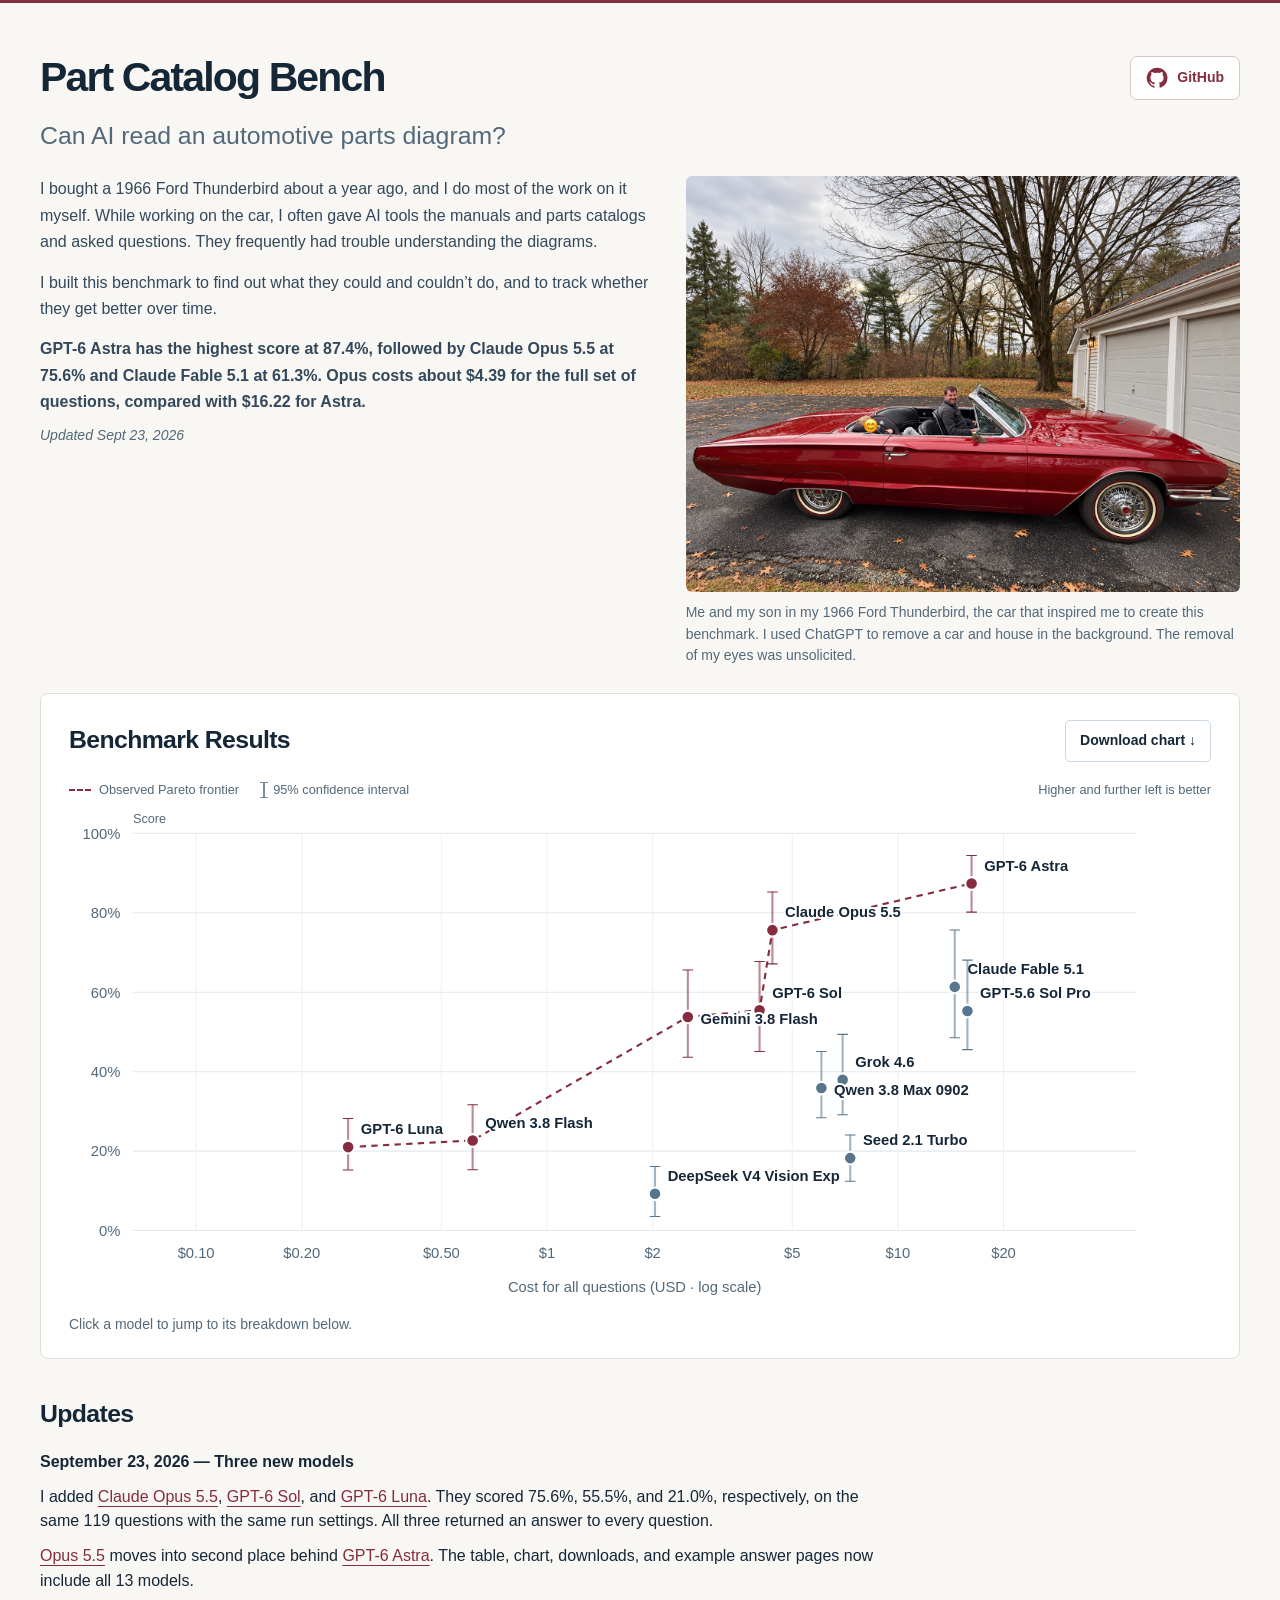
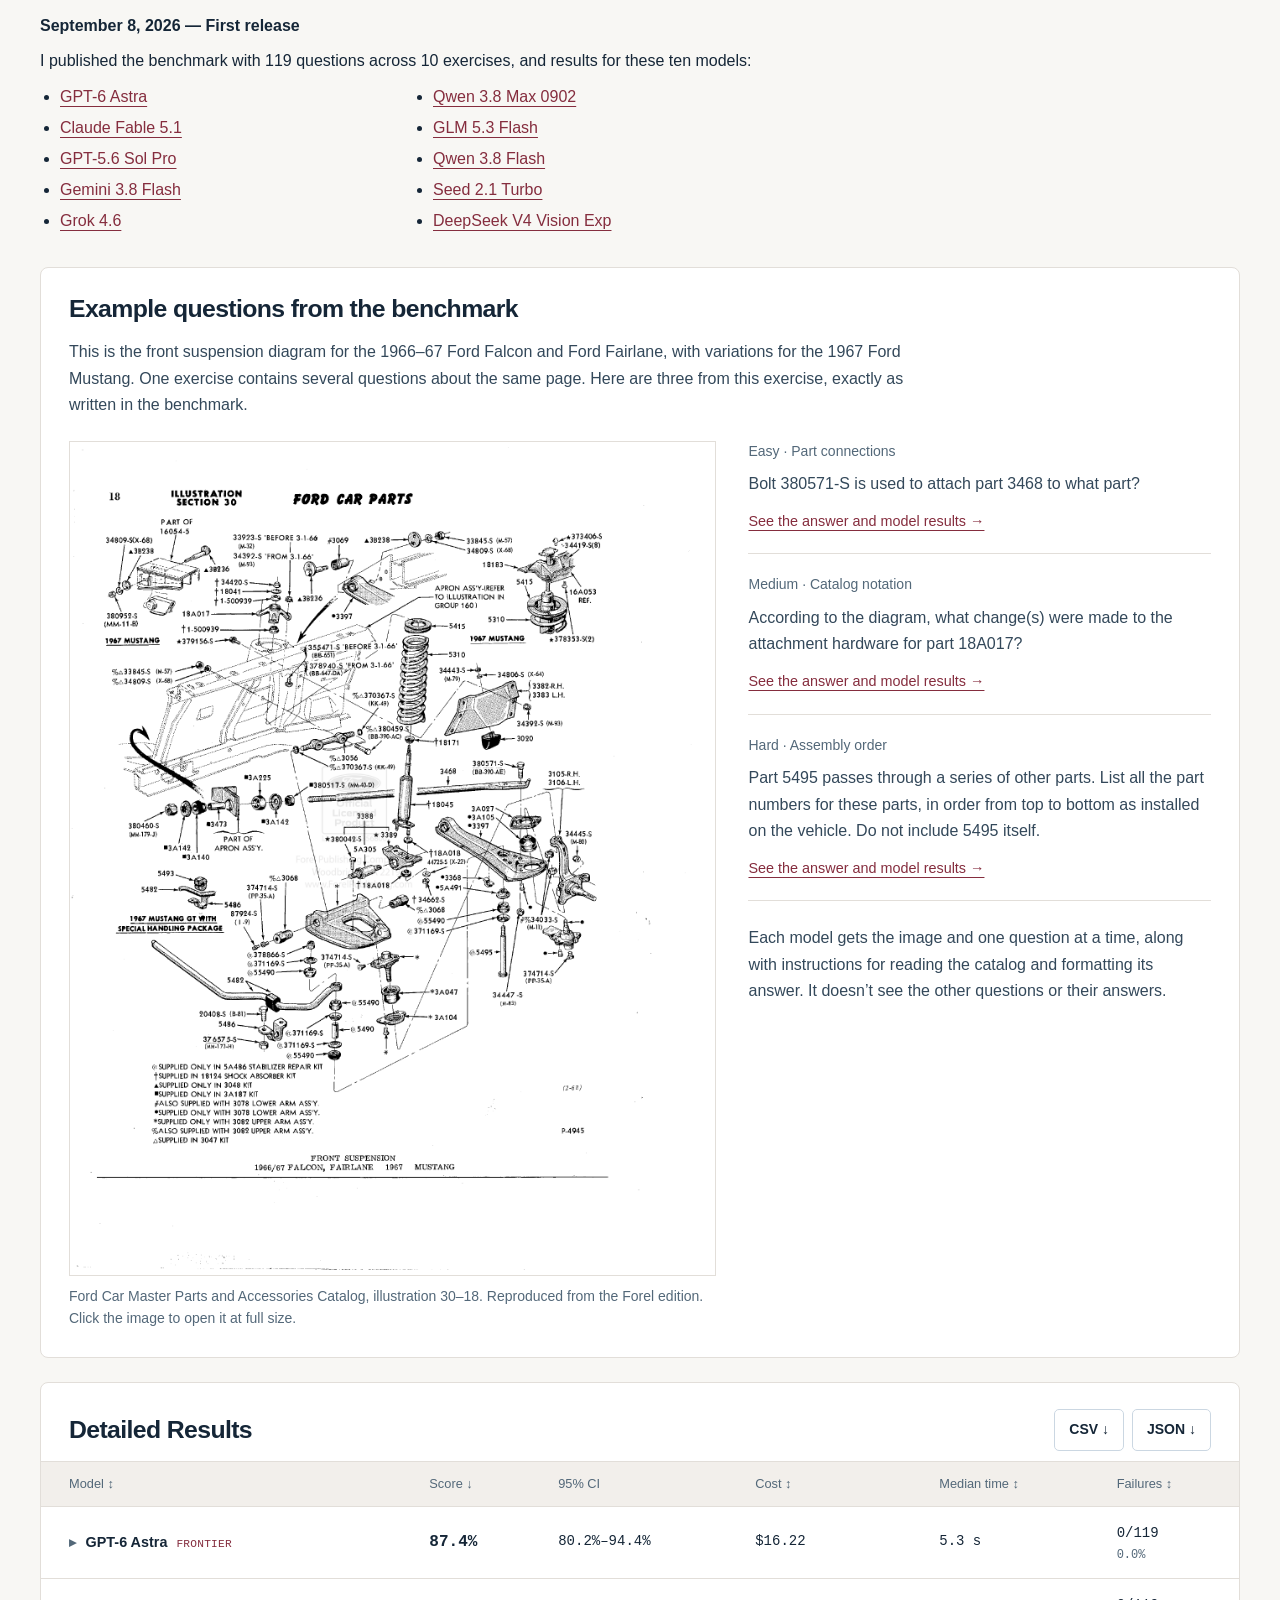
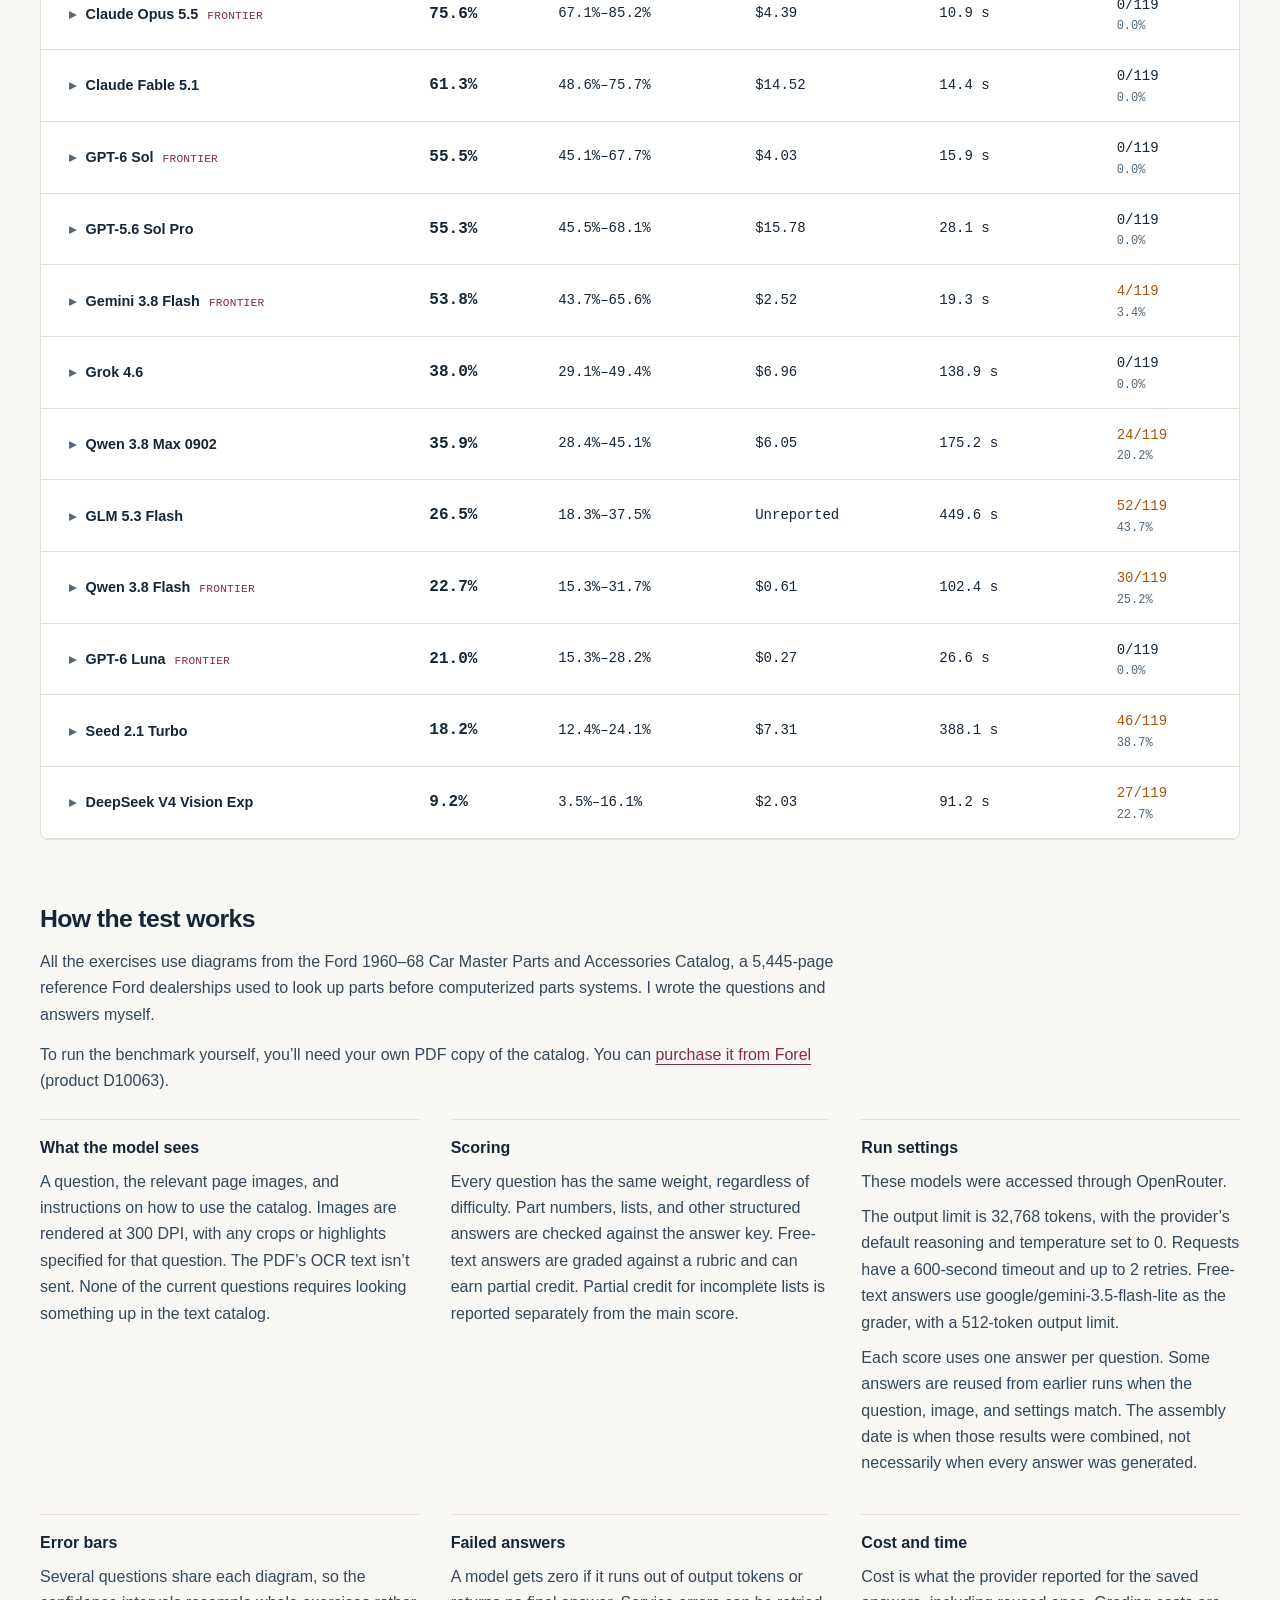
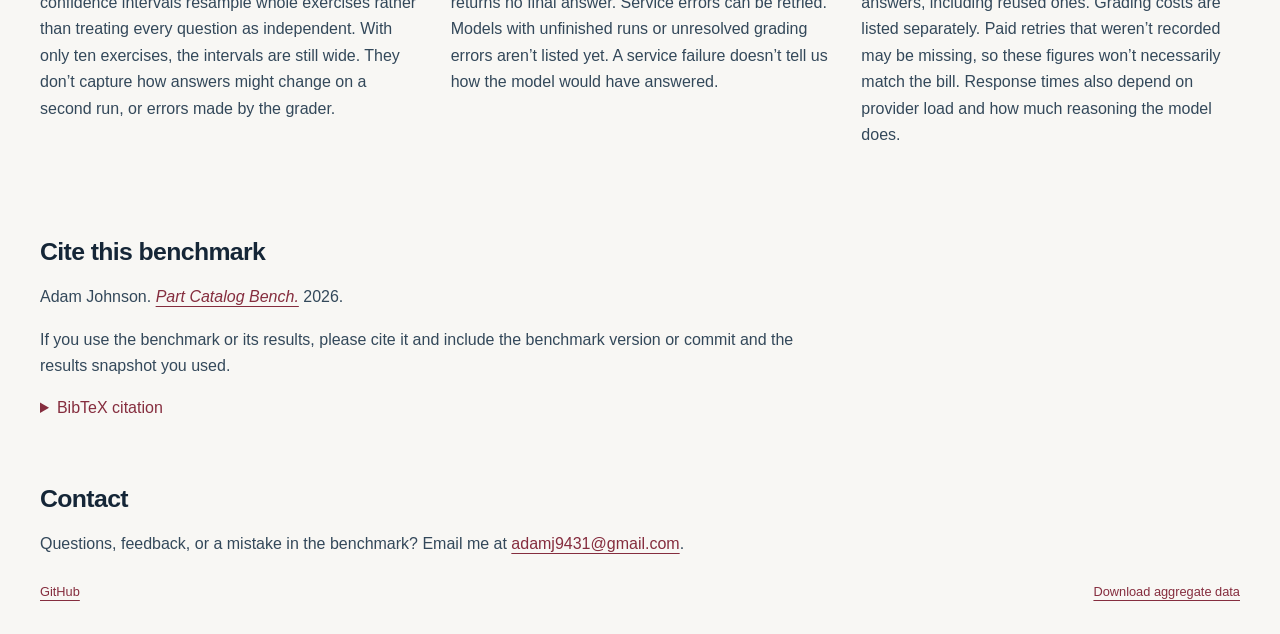
<file: site/index.html>
<!doctype html>
<html lang="en">
<head>
  <meta charset="utf-8">
  <meta name="viewport" content="width=device-width, initial-scale=1">
  <meta name="description" content="Part Catalog Bench measures how AI models interpret automotive parts illustrations. Compare accuracy, cost, reliability, and reasoning skills.">
  <meta name="color-scheme" content="light">
  <title>Part Catalog Bench — Results</title>
  <meta property="og:type" content="website">
  <meta property="og:site_name" content="Part Catalog Bench">
  <meta property="og:title" content="Part Catalog Bench — AI diagram understanding">
  <meta property="og:description" content="How well can AI read automotive parts diagrams? Compare benchmark scores and costs.">
  <meta property="og:url" content="https://partcatalogbench.adamjohnson.site/">
  <meta property="og:image" content="https://partcatalogbench.adamjohnson.site/data/pareto-preview.png">
  <meta property="og:image:type" content="image/png">
  <meta property="og:image:width" content="1200">
  <meta property="og:image:height" content="630">
  <meta property="og:image:alt" content="Pareto chart comparing model scores and evaluation costs on Part Catalog Bench, with 95% confidence intervals.">
  <meta name="twitter:card" content="summary_large_image">
  <meta name="twitter:title" content="Part Catalog Bench — AI diagram understanding">
  <meta name="twitter:description" content="Compare AI performance on automotive parts diagrams.">
  <meta name="twitter:image" content="https://partcatalogbench.adamjohnson.site/data/pareto-preview.png">
  <meta name="twitter:image:alt" content="Pareto chart comparing benchmark scores and costs, with 95% confidence intervals.">
  <link rel="stylesheet" href="styles.css?v=20260923-4">
  <link rel="icon" type="image/svg+xml" href="assets/favicon.svg">
  <meta name="theme-color" content="#852d3e">
  <script src="app.js?v=20260923-3" defer></script>
</head>
<body>
  <a class="skip" href="#benchmark-results">Skip to results</a>
  <main class="wrap">
    <section id="about" class="intro" aria-labelledby="title">
      <div class="intro-heading">
        <h1 id="title">Part Catalog Bench</h1>
        <a class="github-link" href="https://github.com/adamj9431/part-catalog-bench" aria-label="View Part Catalog Bench on GitHub">
          <svg viewBox="0 0 24 24" width="22" height="22" fill="currentColor" aria-hidden="true" focusable="false"><path d="M12 .75a11.25 11.25 0 0 0-3.558 21.923c.563.104.768-.244.768-.542 0-.267-.01-.975-.015-1.914-3.13.68-3.79-1.508-3.79-1.508-.512-1.3-1.25-1.646-1.25-1.646-1.022-.699.078-.685.078-.685 1.13.08 1.725 1.16 1.725 1.16 1.005 1.723 2.637 1.225 3.28.937.102-.729.393-1.226.715-1.508-2.498-.284-5.124-1.249-5.124-5.56 0-1.228.439-2.233 1.16-3.02-.117-.284-.503-1.429.11-2.978 0 0 .945-.303 3.094 1.153A10.79 10.79 0 0 1 12 6.193c.956.004 1.919.129 2.818.379 2.148-1.456 3.091-1.153 3.091-1.153.615 1.549.229 2.694.112 2.978.722.787 1.159 1.792 1.159 3.02 0 4.322-2.63 5.273-5.136 5.552.404.35.765 1.042.765 2.1 0 1.516-.014 2.739-.014 3.111 0 .3.203.651.774.541A11.25 11.25 0 0 0 12 .75Z"/></svg>
          <span>GitHub</span>
        </a>
      </div>
      <p class="intro-subtitle">Can AI read an automotive parts diagram?</p>
      <div class="intro-grid">
      <div class="intro-copy">
      <p class="lede">I bought a 1966 Ford Thunderbird about a year ago, and I do most of the work on it myself. While working on the car, I often gave AI tools the manuals and parts catalogs and asked questions. They frequently had trouble understanding the diagrams.</p>
      <p class="lede">I built this benchmark to find out what they could and couldn’t do, and to track whether they get better over time.</p>
      <p class="lede" id="tldr"><strong>GPT-6 Astra has the highest score at 87.4%, followed by Claude Opus 5.5 at 75.6% and Claude Fable 5.1 at 61.3%. Opus costs about $4.39 for the full set of questions, compared with $16.22 for Astra.</strong></p>
      <p class="intro-update" id="exported">Updated Sept 23, 2026</p>
      </div>
      <figure class="owner-photo">
        <a href="assets/thunderbird-owner.png" target="_blank" rel="noopener"><img src="assets/thunderbird-owner.png" alt="The benchmark’s creator and his son in his red 1966 Ford Thunderbird convertible, parked beside a garage. This photo was edited with AI." width="1448" height="1086"></a>
        <figcaption>Me and my son in my 1966 Ford Thunderbird, the car that inspired me to create this benchmark. I used ChatGPT to remove a car and house in the background. The removal of my eyes was unsolicited.</figcaption>
      </figure>
      </div>
    </section>
    <div id="load-error" class="error" role="alert" hidden></div>
    <noscript><p class="error">Enable JavaScript to explore the results, or <a href="data/results.csv">download the aggregate CSV</a>.</p></noscript>
    <section id="benchmark-results" class="panel chart-panel" aria-labelledby="chart-title">
      <div class="section-top"><div><h2 id="chart-title">Benchmark Results</h2></div><button id="download-chart" class="button" disabled>Download chart ↓</button></div>
      <div class="chart-key"><span><i class="key-line"></i> Observed Pareto frontier</span><span><i class="key-ci"></i> 95% confidence interval</span><span class="chart-hint">Higher and further left is better</span></div>
      <div id="chart" class="chart" aria-live="polite"></div>
      <p class="caption">Click a model to jump to its breakdown below.</p>
    </section>
    <section id="updates" class="updates-section" aria-labelledby="updates-title">
      <h2 id="updates-title">Updates</h2>
      <article class="update-entry">
        <h3><time datetime="2026-09-23">September 23, 2026</time> — Three new models</h3>
        <p>I added <a href="#model=anthropic%2Fclaude-opus-5.5">Claude Opus 5.5</a>, <a href="#model=openai%2Fgpt-6-sol">GPT-6 Sol</a>, and <a href="#model=openai%2Fgpt-6-luna">GPT-6 Luna</a>. They scored 75.6%, 55.5%, and 21.0%, respectively, on the same 119 questions with the same run settings. All three returned an answer to every question.</p>
        <p><a href="#model=anthropic%2Fclaude-opus-5.5">Opus 5.5</a> moves into second place behind <a href="#model=openai%2Fgpt-6-astra">GPT-6 Astra</a>. The table, chart, downloads, and example answer pages now include all 13 models.</p>
      </article>
      <article class="update-entry">
        <h3><time datetime="2026-09-08">September 8, 2026</time> — First release</h3>
        <p>I published the benchmark with 119 questions across 10 exercises, and results for these ten models:</p>
        <ul class="launch-models">
          <li><a href="#model=openai%2Fgpt-6-astra">GPT-6 Astra</a></li>
          <li><a href="#model=anthropic%2Fclaude-fable-5.1">Claude Fable 5.1</a></li>
          <li><a href="#model=openai%2Fgpt-5.6-sol-pro">GPT-5.6 Sol Pro</a></li>
          <li><a href="#model=google%2Fgemini-3.8-flash">Gemini 3.8 Flash</a></li>
          <li><a href="#model=x-ai%2Fgrok-4.6">Grok 4.6</a></li>
          <li><a href="#model=qwen%2Fqwen3.8-max-0902">Qwen 3.8 Max 0902</a></li>
          <li><a href="#model=z-ai%2Fglm-5.3-flash">GLM 5.3 Flash</a></li>
          <li><a href="#model=qwen%2Fqwen3.8-flash">Qwen 3.8 Flash</a></li>
          <li><a href="#model=bytedance-seed%2Fseed-2-1-turbo">Seed 2.1 Turbo</a></li>
          <li><a href="#model=deepseek%2Fdeepseek-v4-flash-vision-exp">DeepSeek V4 Vision Exp</a></li>
        </ul>
      </article>
    </section>
    <section id="example" class="panel example" aria-labelledby="example-title">
      <div class="section-top"><h2 id="example-title">Example questions from the benchmark</h2></div>
      <p class="example-intro">This is the front suspension diagram for the 1966–67 Ford Falcon and Ford Fairlane, with variations for the 1967 Ford Mustang. One exercise contains several questions about the same page. Here are three from this exercise, exactly as written in the benchmark.</p>
      <div class="example-grid">
        <figure>
          <a href="assets/falcon-suspension.png" target="_blank" rel="noopener"><img src="assets/falcon-suspension.png" alt="Ford illustration 30–18: an exploded front suspension diagram with part-number labels, hardware changes, and separate Mustang details. Open the full-size image to read the labels." width="1538" height="1986"></a>
          <figcaption>Ford Car Master Parts and Accessories Catalog, illustration 30–18. Reproduced from the Forel edition. Click the image to open it at full size.</figcaption>
        </figure>
        <div class="example-questions">
          <article><p class="question-label">Easy · Part connections</p><p class="example-question" data-example-question="q06">Bolt 380571-S is used to attach part 3468 to what part?</p><a class="answer-link" href="answer.html?example=attachment">See the answer and model results →</a></article>
          <article><p class="question-label">Medium · Catalog notation</p><p class="example-question" data-example-question="q02">According to the diagram, what change(s) were made to the attachment hardware for part 18A017?</p><a class="answer-link" href="answer.html?example=hardware">See the answer and model results →</a></article>
          <article><p class="question-label">Hard · Assembly order</p><p class="example-question" data-example-question="q01">Part 5495 passes through a series of other parts. List all the part numbers for these parts, in order from top to bottom as installed on the vehicle. Do not include 5495 itself.</p><a class="answer-link" href="answer.html?example=assembly">See the answer and model results →</a></article>
          <p class="example-note">Each model gets the image and one question at a time, along with instructions for reading the catalog and formatting its answer. It doesn’t see the other questions or their answers.</p>
        </div>
      </div>
    </section>
    <section id="results" class="panel" aria-labelledby="results-title">
      <div class="section-top"><div><h2 id="results-title">Detailed Results</h2></div><div class="downloads"><a class="button" href="data/results.csv" download>CSV ↓</a><a class="button" href="data/results.json" download>JSON ↓</a></div></div>
      <div class="table-scroll"><table><caption class="sr-only">Model performance, cost, and reliability</caption><thead><tr>
        <th scope="col" aria-sort="none"><button data-sort="model">Model ↕</button></th>
        <th scope="col" aria-sort="descending"><button data-sort="score">Score ↓</button></th>
        <th scope="col">95% CI</th>
        <th scope="col" aria-sort="none"><button data-sort="cost_usd">Cost ↕</button></th>
        <th scope="col" aria-sort="none"><button data-sort="median_seconds">Median time ↕</button></th>
        <th scope="col" aria-sort="none"><button data-sort="failed_responses">Failures ↕</button></th>
      </tr></thead><tbody id="leaderboard"></tbody></table></div>
    </section>
    <section id="methodology" class="methodology" aria-labelledby="method-title">
      <div id="catalog">
        <h2 id="method-title">How the test works</h2>
        <p>All the exercises use diagrams from the Ford 1960–68 Car Master Parts and Accessories Catalog, a 5,445-page reference Ford dealerships used to look up parts before computerized parts systems. I wrote the questions and answers myself.</p>
        <p>To run the benchmark yourself, you’ll need your own PDF copy of the catalog. You can <a href="https://www.forelpublishing.com/clickbank/index.html" target="_blank" rel="noopener noreferrer">purchase it from Forel</a> (product D10063).</p>
      </div>
      <div class="method-cards">
        <article><h3>What the model sees</h3><p>A question, the relevant page images, and instructions on how to use the catalog. Images are rendered at 300 DPI, with any crops or highlights specified for that question. The PDF’s OCR text isn’t sent. None of the current questions requires looking something up in the text catalog.</p></article>
        <article><h3>Scoring</h3><p>Every question has the same weight, regardless of difficulty. Part numbers, lists, and other structured answers are checked against the answer key. Free-text answers are graded against a rubric and can earn partial credit. Partial credit for incomplete lists is reported separately from the main score.</p></article>
        <article><h3>Run settings</h3><p>These models were accessed through OpenRouter.</p><p id="protocol">Loading run settings…</p><p>Each score uses one answer per question. Some answers are reused from earlier runs when the question, image, and settings match. The assembly date is when those results were combined, not necessarily when every answer was generated.</p></article>
        <article><h3>Error bars</h3><p>Several questions share each diagram, so the confidence intervals resample whole exercises rather than treating every question as independent. With only ten exercises, the intervals are still wide. They don’t capture how answers might change on a second run, or errors made by the grader.</p></article>
        <article><h3>Failed answers</h3><p>A model gets zero if it runs out of output tokens or returns no final answer. Service errors can be retried. Models with unfinished runs or unresolved grading errors aren’t listed yet. A service failure doesn’t tell us how the model would have answered.</p></article>
        <article><h3>Cost and time</h3><p>Cost is what the provider reported for the saved answers, including reused ones. Grading costs are listed separately. Paid retries that weren’t recorded may be missing, so these figures won’t necessarily match the bill. Response times also depend on provider load and how much reasoning the model does.</p></article>
      </div>
    </section>
    <section id="citation" class="citation-section" aria-labelledby="citation-title">
      <h2 id="citation-title">Cite this benchmark</h2>
      <p>Adam Johnson. <a href="https://github.com/adamj9431/part-catalog-bench"><em>Part Catalog Bench.</em></a> 2026.</p>
      <p>If you use the benchmark or its results, please cite it and include the benchmark version or commit and the results snapshot you used.</p>
      <details class="citation-details">
        <summary>BibTeX citation</summary>
        <pre><code id="citation-bibtex">@misc{johnson2026partcatalogbench,
  author = {Johnson, Adam},
  title = {{Part Catalog Bench}},
  year = {2026},
  howpublished = {AI benchmark},
  url = {https://github.com/adamj9431/part-catalog-bench},
  note = {Pilot benchmark}
}</code></pre>
        <div class="citation-actions"><button id="copy-citation" class="button" hidden>Copy BibTeX</button><a class="button" href="citation.bib" download>Download .bib</a><span id="citation-status" role="status"></span></div>
      </details>
    </section>
    <section id="contact" class="contact-section" aria-labelledby="contact-title">
      <h2 id="contact-title">Contact</h2>
      <p>Questions, feedback, or a mistake in the benchmark? Email me at <a href="mailto:adamj9431@gmail.com">adamj9431@gmail.com</a>.</p>
    </section>
    <footer><a href="https://github.com/adamj9431/part-catalog-bench">GitHub</a><a href="data/results.json" download>Download aggregate data</a></footer>
  </main>
  <!-- Cloudflare Web Analytics -->
  <script type="module" src="https://static.cloudflareinsights.com/beacon.min.js" data-cf-beacon='{"token":"16ae25d601f6474c958871d21e81d946"}'></script>
  <!-- End Cloudflare Web Analytics -->
</body>
</html>
</file>
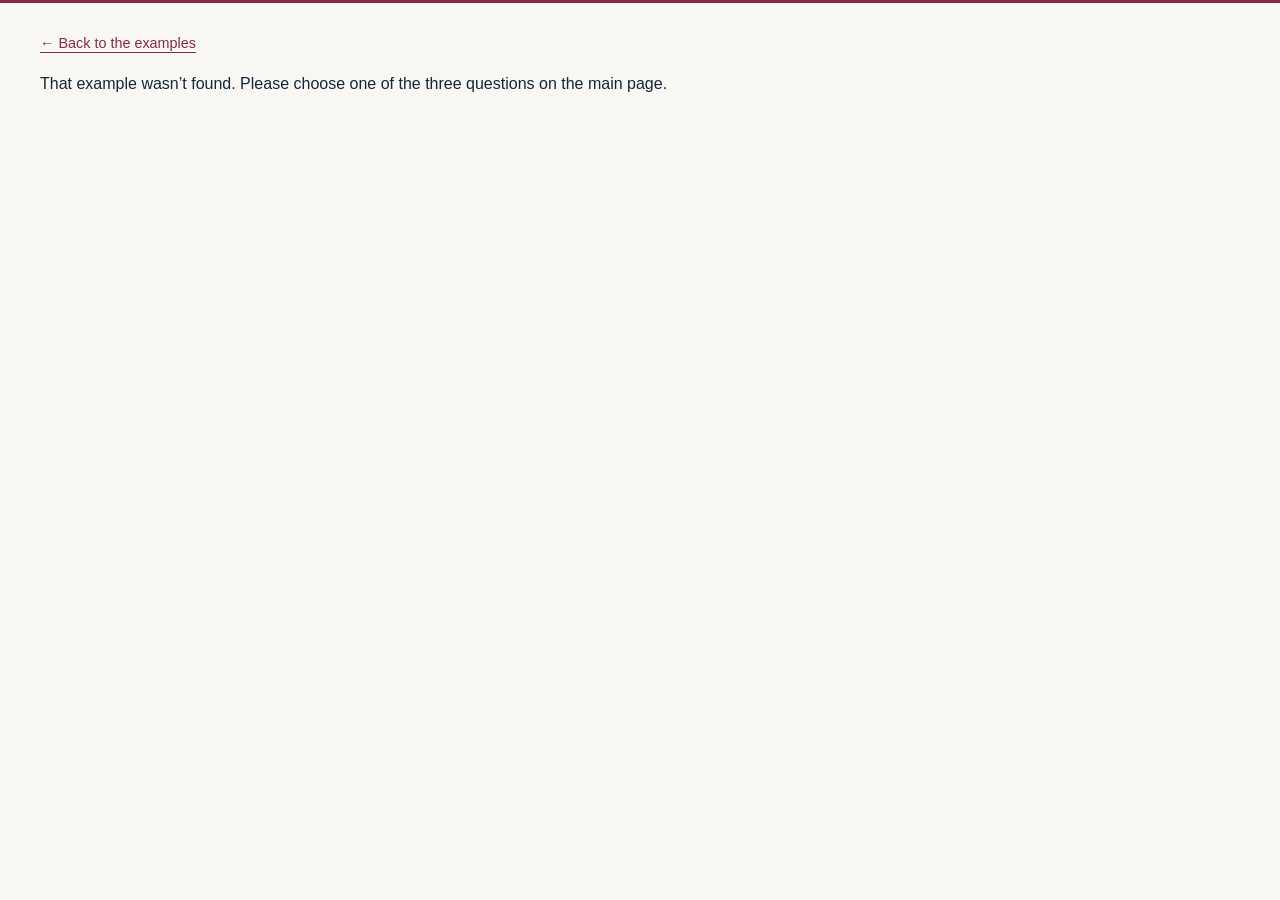
<file: site/answer.html>
<!doctype html>
<html lang="en">
<head>
  <meta charset="utf-8">
  <meta name="viewport" content="width=device-width, initial-scale=1">
  <title>Example answer — Part Catalog Bench</title>
  <meta name="description" content="Answers to three example parts-catalog questions, with highlighted evidence in the original Ford suspension diagram.">
  <link rel="stylesheet" href="styles.css?v=20260923-4">
  <link rel="icon" type="image/svg+xml" href="assets/favicon.svg">
  <meta name="theme-color" content="#852d3e">
  <script src="data/example-results.js" defer></script>
  <script src="answer.js" defer></script>
</head>
<body>
  <main class="wrap answer-page">
    <a href="./#example">← Back to the examples</a>
    <div id="answer-content" hidden>
      <p id="answer-level" class="question-label"></p>
      <h1 id="answer-title"></h1>
      <p id="answer-question" class="answer-question"></p>
      <div class="answer-layout">
        <div class="answer-figure">
          <div class="diagram-controls"><label for="diagram-zoom">Diagram size</label><select id="diagram-zoom"><option value="1">Fit to width</option><option value="1.5">150%</option><option value="2">200%</option><option value="3">300%</option></select><button id="toggle-highlights" class="button" aria-pressed="true">Hide highlights</button></div>
          <div class="diagram-scroll" tabindex="0" aria-label="Highlighted catalog diagram. When enlarged, scroll to see more of the page.">
            <div id="annotated-diagram" class="annotated-diagram">
              <img src="assets/falcon-suspension.png" alt="Ford front suspension illustration 30–18. Highlighted regions correspond to the numbered explanation beside the diagram." width="1538" height="1986">
              <svg id="answer-highlights" viewBox="0 0 1387 1791" aria-hidden="true"></svg>
              <div id="answer-markers"></div>
            </div>
          </div>
          <p class="caption">Ford Car Master Parts and Accessories Catalog, illustration 30–18, Forel edition. The highlights were added for this explanation; they are not part of the question given to the model.</p>
        </div>
        <div class="answer-explanation">
          <section aria-labelledby="correct-title"><h2 id="correct-title">Correct answer</h2><div id="correct-answer" class="correct-answer"></div></section>
          <section aria-labelledby="explanation-title"><h2 id="explanation-title">Where to look</h2><div id="answer-steps"></div></section>
        </div>
      </div>
      <section class="example-model-results" aria-labelledby="example-model-title">
        <h2 id="example-model-title">How the models did</h2>
        <p id="example-model-summary"></p>
        <p class="caption">These are the saved answers from the assessment, not new attempts. Scores are unchanged; the notes below describe what each answer got right or wrong.</p>
        <div id="example-model-list"><p>Model results are unavailable.</p></div>
      </section>
    </div>
    <p id="answer-error" role="alert" hidden>That example wasn’t found. Please choose one of the three questions on the main page.</p>
    <noscript><p>Enable JavaScript to view the annotated answer, or return to the examples.</p></noscript>
  </main>
  <!-- Cloudflare Web Analytics -->
  <script type="module" src="https://static.cloudflareinsights.com/beacon.min.js" data-cf-beacon='{"token":"16ae25d601f6474c958871d21e81d946"}'></script>
  <!-- End Cloudflare Web Analytics -->
</body>
</html>
</file>
<file: site/styles.css>
:root{--ink:#152637;--body:#33485a;--muted:#536879;--blue:#1558d6;--line:#dbe3eb;--paper:#f4f7fa;--navy:#101f30;--mono:ui-monospace,SFMono-Regular,Consolas,monospace;font-family:Inter,ui-sans-serif,-apple-system,BlinkMacSystemFont,"Segoe UI",sans-serif;color:var(--ink);background:var(--paper);font-size:16px;line-height:1.55}
*{box-sizing:border-box}body{margin:0}a{color:var(--blue);text-underline-offset:4px}button,select{font:inherit}button,a,select{-webkit-tap-highlight-color:transparent}button{cursor:pointer}button:disabled{cursor:default;opacity:.5}button:focus-visible,a:focus-visible,select:focus-visible,[tabindex]:focus-visible{outline:3px solid #eb9f24;outline-offset:4px}html{scroll-behavior:smooth;scroll-padding-top:2rem}.wrap{width:min(1200px,calc(100% - 80px));margin:auto}.masthead{background:var(--navy);color:white;border-bottom:4px solid var(--blue)}.masthead-inner{display:flex;justify-content:space-between;align-items:center;min-height:82px;gap:24px}.brand{color:white;text-decoration:none;font-size:1.1rem;font-weight:650;display:flex;align-items:center;gap:12px}.brand-mark{border:1px solid #66839a;font:600 .85rem var(--mono);padding:7px;color:#c9ddf2;letter-spacing:-.04em}nav{display:flex;gap:28px}nav a{color:#d6e2ed;font-size:.9rem;text-decoration:none}nav a:hover{color:white;text-decoration:underline}.intro{display:flex;justify-content:space-between;align-items:flex-end;gap:30px;padding:52px 0 26px}.eyebrow{font:600 .75rem var(--mono);letter-spacing:.12em;color:var(--blue);margin:0 0 10px}h1{font-size:clamp(2rem,3.8vw,3.1rem);line-height:1.12;letter-spacing:-.045em;margin:0 0 18px;font-weight:650}h2{font-size:1.55rem;line-height:1.25;letter-spacing:-.025em;margin:0;font-weight:650}h3{font-size:1rem;margin:0 0 8px}.lede{max-width:700px;margin:0}.release-stamp{flex:none;font:500 .8rem var(--mono);border-left:1px solid var(--line);padding-left:24px;max-width:235px}.release-stamp small{display:block;margin-top:7px;color:var(--muted);font:inherit;font-size:.75rem}.status-dot{display:inline-block;width:7px;height:7px;background:#c38922;margin-right:7px;border-radius:50%}.scope-note{display:flex;gap:12px;font-size:.875rem;align-items:baseline;border-block:1px solid #d9e2ec;padding:12px 0;color:var(--muted)}.scope-note strong{white-space:nowrap;color:var(--ink)}.stats{display:grid;grid-template-columns:repeat(4,1fr);padding:28px 0 32px}.stats>div{border-right:1px solid var(--line);padding-left:28px}.stats>div:first-child{padding-left:0}.stats>div:last-child{border:0}.stats span{font:500 2.1rem var(--mono);letter-spacing:-.08em}.stats p{font-size:.875rem;color:var(--muted);margin:3px 0 0}.panel{background:white;border:1px solid var(--line);border-radius:8px;margin-bottom:24px;overflow:hidden}.section-top{padding:26px 28px 10px;display:flex;justify-content:space-between;align-items:center;gap:20px}.section-top .eyebrow{margin-bottom:6px}.button{display:inline-flex;align-items:center;justify-content:center;text-decoration:none;color:var(--ink);font-size:.875rem;font-weight:550;padding:9px 14px;background:white;border:1px solid #cbd7e2;border-radius:5px;white-space:nowrap}.button:hover{background:#eef4fc;border-color:#9cb1c6}.downloads{display:flex;gap:8px}.caption{margin:10px 28px 22px}.chart-key{display:flex;gap:24px;align-items:center;margin:8px 28px 0;font-size:.8rem;color:var(--muted);flex-wrap:wrap}.chart-key>span{display:flex;gap:8px;align-items:center}.chart-hint{margin-left:auto}.key-line{width:22px;border-top:2px dashed var(--blue)}.key-ci{width:2px;height:16px;background:#7b8f9f;position:relative}.key-ci:before,.key-ci:after{content:"";position:absolute;left:-3px;width:8px;border-top:1px solid #7b8f9f}.key-ci:after{bottom:0}.chart{padding:8px 18px 0;min-height:320px}.chart svg{width:100%;height:auto;display:block}.table-scroll{overflow-x:auto}table{border-collapse:collapse;width:100%;font-size:.9rem;text-align:left;white-space:nowrap}th{background:#f5f8fb;color:var(--muted);font-weight:500;font-size:.8rem;padding:12px 18px;border-block:1px solid var(--line)}th:first-child,td:first-child{padding-left:28px}th button{font-size:inherit;font-weight:inherit;border:0;background:none;padding:0;color:inherit}td{padding:16px 18px;border-bottom:1px solid #eaf0f5;font-variant-numeric:tabular-nums}tbody tr:last-child td{border-bottom:0}tbody tr:hover{background:#f4f8ff}td:not(:first-child){font-family:var(--mono);font-size:.875rem}td.score{font-weight:700;font-size:1rem}td small{font:.75rem var(--mono);color:var(--muted);display:block;margin-top:3px}.model-button{border:0;background:none;color:var(--ink);text-align:left;padding:0;font-weight:650;font-size:.9rem}.frontier-tag{display:inline-block;color:var(--blue);font:500 .7rem var(--mono);margin-left:9px;letter-spacing:.02em}.failure{color:#a7560b}.table-help{margin-top:2px;margin-bottom:15px}.select-label{display:grid;gap:4px;font-size:.8rem;color:var(--muted)}select{border:1px solid #bdcbd8;padding:7px 30px 7px 10px;background:white;color:var(--ink);border-radius:4px;font-size:.9rem}.detail .section-top .caption{margin:6px 0 0}.detail-grid{display:grid;grid-template-columns:1.2fr 1fr;gap:42px;padding:20px 28px 8px}.bar-row{margin:0 0 17px}.bar-label{display:flex;justify-content:space-between;font-size:.9rem;margin-bottom:6px}.bar-label small{color:var(--muted);font-size:.8rem;margin-left:8px}.bar-label strong{font:500 .9rem var(--mono)}.bar-track{height:7px;background:#e9eff6;border-radius:2px;overflow:hidden}.bar-fill{height:100%;background:var(--blue)}.detail-meta{border-left:1px solid var(--line);padding-left:30px}dl{margin:0;display:grid;grid-template-columns:1fr auto;gap:9px 18px;font-size:.85rem}dt{color:var(--muted)}dd{margin:0;text-align:right;font-family:var(--mono);overflow-wrap:anywhere}dd.long{font-size:.75rem;max-width:240px}.methodology{display:grid;grid-template-columns:1fr 2.3fr;gap:50px;padding:40px 0}.methodology>div>p:not(.eyebrow){}.method-cards{display:grid;grid-template-columns:1fr 1fr;gap:28px}.method-cards article{border-top:1px solid #bccbda;padding-top:16px}.method-number{font:.75rem var(--mono);color:var(--blue);display:block;margin-bottom:9px}.method-cards p{margin:0 0 9px}.catalog-panel{display:flex;align-items:center;justify-content:space-between;gap:48px;background:var(--navy);padding:32px;border-radius:6px;color:#fff;margin:16px 0 30px}.catalog-panel p{max-width:710px;color:#c4d1dd;font-size:.9rem}.catalog-panel .eyebrow{color:#89b5ff}.catalog-panel .button{flex:none;background:transparent;color:white;border-color:#5f7890;white-space:normal}.catalog-panel .button:hover{background:#23405c}footer{display:flex;justify-content:space-between;gap:20px;font-size:.8rem;color:var(--muted);padding:0 0 32px}.error{background:#fff0ea;color:#853311;border:1px solid #efc4b0;padding:20px}.skip{position:absolute;left:10px;top:-80px;background:white;padding:12px;z-index:9}.skip:focus{top:10px}.sr-only{position:absolute;width:1px;height:1px;padding:0;margin:-1px;overflow:hidden;clip:rect(0,0,0,0);white-space:nowrap;border:0}[hidden]{display:none!important}
@media(max-width:900px){.wrap{width:calc(100% - 40px)}.intro{display:block;padding-top:34px}.release-stamp{border:0;padding:0;max-width:none;margin-top:22px}.release-stamp small{display:inline;margin-left:12px}.methodology{grid-template-columns:1fr}.methodology h2 br{display:none}.methodology>div>p{max-width:680px}.catalog-panel{display:block}.chart-hint{margin-left:0}.detail-grid{gap:24px}.detail-meta{padding-left:20px}}
@media(max-width:600px){.wrap{width:calc(100% - 28px)}.masthead-inner{flex-wrap:wrap;padding:16px 0;gap:12px}.brand{font-size:1rem}nav{gap:20px;width:100%}.scope-note{display:block}.scope-note strong{display:block;margin-bottom:4px}.stats{grid-template-columns:1fr 1fr;gap:22px}.stats>div{padding-left:16px}.stats>div:nth-child(odd){padding-left:0}.stats>div:nth-child(even){border:0}.stats p{font-size:.8rem}.section-top{padding:20px 16px 8px;align-items:flex-start;flex-wrap:wrap}.chart-key{margin:8px 16px;font-size:.75rem;gap:14px}.chart{padding:0 4px;min-height:0}.caption{margin:10px 16px 20px}.detail-grid{grid-template-columns:1fr;padding:14px 16px}.detail-meta{border-left:0;border-top:1px solid var(--line);padding:18px 0 0}.methodology{gap:20px;padding:20px 0}.method-cards{grid-template-columns:1fr}.catalog-panel{padding:24px}footer{display:block}footer a{display:inline-block;margin-top:10px}h2{font-size:1.3rem}}
.intro .lede+.lede{margin-top:14px}.intro{align-items:flex-start}.intro h1{font-size:clamp(2rem,3.2vw,2.6rem)}.release-stamp{margin-top:8px}.method-cards p{}.method-cards article{border-top:0}.example-intro{margin:4px 28px 22px;max-width:850px}.example-grid{display:grid;grid-template-columns:1.4fr 1fr;gap:32px;padding:0 28px 28px;align-items:start}.example figure{margin:0}.example img{width:100%;height:auto;display:block;border:1px solid var(--line);cursor:zoom-in}.example figcaption{margin-top:10px}.example-questions article{padding:20px 0;border-bottom:1px solid var(--line)}.example-questions article:first-child{padding-top:0}.question-label{font-size:.85rem;color:var(--muted);margin:0 0 9px}.example-question{margin:0}.example-note{margin-top:24px}
@media(max-width:700px){.example-grid{grid-template-columns:1fr;padding:0 16px 20px;gap:24px}.example-intro{margin:4px 16px 20px}nav{flex-wrap:wrap}.release-stamp{margin-top:20px}}
.answer-link{display:inline-block;margin-top:12px;font-size:.9rem}.answer-page{padding-block:28px 48px}.answer-page> a{font-size:.9rem}.answer-page .question-label{margin-top:28px}.answer-page h1{font-size:clamp(1.8rem,3vw,2.6rem);margin-bottom:12px}.answer-question{max-width:950px;margin:0 0 28px}.answer-layout{display:grid;grid-template-columns:minmax(0,1.7fr) minmax(280px,1fr);gap:30px;align-items:start}.answer-figure{min-width:0}.diagram-controls{display:flex;gap:10px;align-items:center;flex-wrap:wrap;margin-bottom:12px;font-size:.9rem}.diagram-controls .button{margin-left:auto}.diagram-scroll{max-height:85vh;overflow:auto;border:1px solid var(--line);background:white}.annotated-diagram{position:relative;width:100%}.annotated-diagram>img{width:100%;height:auto;display:block}.annotated-diagram>svg{position:absolute;inset:0;width:100%;height:100%;pointer-events:none}.annotated-diagram rect,.annotated-diagram polygon{fill:#ffcd2940;stroke:#b96b00;stroke-width:2}.diagram-marker{position:absolute;transform:translate(-50%,-50%);display:flex;align-items:center;justify-content:center;min-width:24px;height:24px;padding:0 4px;border-radius:4px;background:#fff5cc;border:1px solid #9e6000;color:#714300;font:700 12px var(--mono);text-decoration:none;box-shadow:0 0 0 2px white}.answer-figure .caption{margin:12px 0}.answer-explanation{background:white;border:1px solid var(--line);padding:24px;border-radius:6px}.answer-explanation h2{font-size:1.2rem;margin-bottom:12px}.correct-answer{margin-bottom:28px}.answer-number{font:600 1.6rem var(--mono);margin:10px 0}.correct-answer ul{padding-left:20px}.correct-answer li{margin-block:8px}.answer-part-list{padding-left:32px;font:500 .95rem var(--mono);columns:2;column-gap:30px}.answer-part-list li{break-inside:avoid;margin:0 0 8px}.answer-note{}.answer-step{border-top:1px solid var(--line);padding-top:16px;margin-top:16px;scroll-margin-top:24px}.answer-step:target{background:#fff8dd;outline:8px solid #fff8dd}.answer-step h3{display:flex;gap:9px;align-items:baseline;font-size:.95rem}.step-label{flex:none;font:700 .75rem var(--mono);padding:3px 5px;background:#fff5cc;color:#714300;border-radius:3px}.answer-step p{margin:8px 0 0}
@media(max-width:800px){.answer-layout{grid-template-columns:1fr}.answer-explanation{padding:20px}.diagram-scroll{max-height:75vh}.answer-part-list{columns:2}.diagram-controls .button{margin-left:0}}
.diagram-marker{background:rgb(255 245 204 / 50%);border-color:rgb(158 96 0 / 45%);box-shadow:none;opacity:.72;min-width:22px;height:22px;font-size:11px}
.diagram-marker:hover,.diagram-marker:focus-visible{opacity:1;background:#fff5cc}
.diagram-marker:focus-visible{outline:2px solid #714300;outline-offset:2px}
.diagram-leader{stroke:#b96b00;stroke-width:1;stroke-opacity:.65;stroke-dasharray:3 3;fill:none}
@media(prefers-reduced-motion:reduce){html{scroll-behavior:auto}}
.tone-blue{--region-color:#1767ad;--region-fill:#287ac526;--region-bg:#dceeff;--region-width:.85px}
.tone-orange{--region-color:#a94d08;--region-fill:#e9792026;--region-bg:#ffebd9;--region-width:.85px}
.tone-purple{--region-color:#8541a5;--region-fill:#a25ac526;--region-bg:#f2e4fa;--region-width:.85px}
.tone-green{--region-color:#16734f;--region-fill:#21966b20;--region-bg:#def4e9;--region-width:.85px}
.tone-teal{--region-color:#087b86;--region-fill:#1395a126;--region-bg:#dcf4f6;--region-width:.85px}
.tone-rose{--region-color:#b13d65;--region-fill:#d3537e26;--region-bg:#ffe4ed;--region-width:.85px}
.tone-ochre{--region-color:#8b6a00;--region-fill:#bea11a26;--region-bg:#fff3c5;--region-width:.85px}
.annotated-diagram .region-outline{fill:var(--region-fill,#ffcd2940);stroke:var(--region-color,#b96b00);stroke-width:var(--region-width,2px);stroke-linejoin:round}
.annotated-diagram .assembly-guide{stroke-width:.65px;stroke-opacity:.6}
.answer-part-name{display:block;font:400 .8rem/1.4 var(--sans, sans-serif);color:var(--muted);margin-top:2px}
.intro{display:block}
.intro-heading{display:flex;align-items:center;justify-content:space-between;gap:20px;margin-bottom:18px}
.intro-heading h1{margin:0;min-width:0}
.github-link{display:inline-flex;align-items:center;justify-content:center;gap:9px;flex-shrink:0;min-height:44px;padding:9px 15px;border:1px solid #cbd7e2;border-radius:7px;background:white;color:var(--ink);font-size:.875rem;font-weight:600;text-decoration:none}
.github-link svg{flex-shrink:0}
.github-link:hover{background:#eef4fc;border-color:#9cb1c6}
@media(max-width:600px){.intro-heading{gap:12px;align-items:flex-start}.github-link{padding:10px}.github-link span{display:none}}
.intro-subtitle{font-size:clamp(1.2rem,2.2vw,1.55rem);line-height:1.35;margin:0 0 24px;color:var(--muted)}
.intro .release-stamp{border:0;padding:0;max-width:none;margin-top:22px}
.intro .release-stamp small{display:inline;margin-left:12px}
.car-section{padding:32px 0}
.updates-section{padding:16px 0 28px}.update-entry{margin-top:20px}.update-entry h3{font-size:1rem}.update-entry p{max-width:850px;margin:10px 0 0;color:var(--ink)}
.diagrams-section,.contact-section,.citation-section{padding:24px 0;margin:16px 0 0}
.diagrams-section p,.contact-section p,.citation-section p{max-width:800px;margin:16px 0 0}
.citation-details{max-width:800px;margin-top:16px}
.citation-details summary{cursor:pointer;color:var(--blue);width:fit-content}
.citation-details pre{overflow-x:auto;padding:16px;background:white;border:1px solid var(--line);border-radius:6px;font:.85rem/1.6 var(--mono);color:var(--ink)}
.citation-actions{display:flex;align-items:center;flex-wrap:wrap;gap:12px}
#citation-status{font-size:.875rem;color:var(--muted)}
.citation-details summary:focus-visible{outline:3px solid #eb9f24;outline-offset:4px}
.car-section h2{margin-bottom:20px}
.owner-photo{margin:0;min-width:0;max-width:800px}
.owner-photo img{display:block;width:100%;height:auto;border-radius:6px}
.owner-photo figcaption{margin-top:10px}
.diagram-leader{stroke:var(--region-color,#b96b00);stroke-width:var(--region-width,1px)}
.diagram-marker[class*="tone-"]:not(.tone-default){color:var(--region-color);border-color:var(--region-color);background:color-mix(in srgb,var(--region-bg) 50%,transparent)}
.diagram-marker[class*="tone-"]:not(.tone-default):is(:hover,:focus-visible){background:var(--region-bg);outline-color:var(--region-color)}
.step-label[class*="tone-"]:not(.tone-default){color:var(--region-color);background:var(--region-bg)}

/* Shared text roles: use these across sections instead of local color/size overrides. */
h1,h2,h3{color:var(--ink)}
.lede,
.methodology>div>p:not(.eyebrow),
.method-cards p,
.example-intro,
.example-question,
.example-note,
.answer-question,
.answer-step p,
.diagrams-section p,
.contact-section p,
.citation-section p,
.table-help{color:var(--body);font-size:1rem;line-height:1.65}
.caption,
.example figcaption,
.owner-photo figcaption,
.answer-note,
.question-label{color:var(--muted);font-size:.875rem;line-height:1.55}
/* The results summary is body copy, even though it shares caption spacing. */
.caption.table-help{color:var(--body);font-size:1rem;line-height:1.65}

/* Per-question results are separate from the diagram and its gold explanation. */
.example-model-results{margin-top:3rem;border-top:1px solid var(--line,#dce3eb);padding-top:2rem}
.example-model-results>p,.example-model-row>p{color:var(--body);font-size:1rem;line-height:1.65}
.example-model-row{padding:1.25rem 0;border-bottom:1px solid var(--line,#dce3eb)}
.example-model-heading{display:flex;align-items:baseline;justify-content:space-between;gap:.75rem;flex-wrap:wrap}
.example-model-heading h3{margin:0;font-size:1rem;color:var(--ink)}
.example-model-row>p{margin:.6rem 0}
.example-result{font-size:.875rem;font-weight:600;border-radius:4px;padding:.2rem .5rem;white-space:nowrap}
.example-result.correct{color:#17613c;background:#eaf6ee}
.example-result.partial{color:#795300;background:#fff4d6}
.example-result.incorrect{color:#973331;background:#fdeeee}
.example-result.incomplete{color:#485568;background:#edf0f4}
.model-answer summary{cursor:pointer;color:var(--muted);font-size:.875rem;padding:.3rem 0}
.model-answer summary:focus-visible{outline:2px solid #1558d6;outline-offset:3px}
.model-answer-text{margin:.75rem 0;padding:.75rem 1rem;border-left:3px solid #ccd6e3;white-space:pre-wrap;overflow-wrap:anywhere;color:var(--body);font-size:1rem;line-height:1.65}
.model-answer-path{padding-left:2rem;font-size:1rem;line-height:1.7}
.model-answer-path span{margin-left:.75rem;color:var(--muted);font-size:.875rem}
.model-answer-path code{overflow-wrap:anywhere}
.disclosure{display:inline-block;width:1.15em;color:var(--muted)}
.model-detail-row>td{padding:0;text-align:left;white-space:normal;background:#f8faff}
.inline-detail{padding-bottom:1px;font-family:var(--sans,sans-serif);font-weight:400}
.inline-detail .section-top{align-items:flex-start}
.inline-model-id{margin:0;color:var(--muted);font-size:.85rem;overflow-wrap:anywhere}
.inline-detail .detail-grid{padding-top:16px}
.model-button{scroll-margin-top:2rem}
.launch-models{columns:2;max-width:750px;padding-left:20px;margin:12px 0 0}
.launch-models li{break-inside:avoid;margin-bottom:6px}
@media(max-width:600px){.launch-models{columns:1}}
.intro-grid{display:grid;grid-template-columns:1.1fr 1fr;gap:36px;align-items:start}
.intro-copy{min-width:0}
.intro-update{margin:10px 0 0;color:var(--muted);font-size:.875rem;font-style:italic}
@media(max-width:700px){.intro-grid{grid-template-columns:1fr;gap:24px}}
/* Keep the methodology introduction above its responsive explanation grid. */
.methodology{grid-template-columns:minmax(0,1fr);gap:24px}
.methodology>div>p{max-width:800px;margin:14px 0 0}
.method-cards{grid-template-columns:repeat(3,minmax(0,1fr));gap:28px 32px;align-items:start}
.method-cards article{min-width:0;border-top:1px solid var(--line);padding-top:16px;overflow-wrap:anywhere}
@media(max-width:1100px){.method-cards{grid-template-columns:repeat(2,minmax(0,1fr))}}
@media(max-width:600px){.method-cards{grid-template-columns:minmax(0,1fr)}}

/* Thunderbird-inspired accents; retain distinct annotation color keys. */
:root{--accent:#852d3e;--accent-soft:#f7edef;--paper:#f8f7f4;--line:#e2ded9}
body{border-top:3px solid var(--accent)}
a{color:var(--accent)}
.github-link{color:var(--accent);border-color:#d9c5c8}
.github-link:hover,.button:hover{background:var(--accent-soft);border-color:#b88992}
.citation-details summary{color:var(--accent)}
.model-answer summary:focus-visible{outline-color:var(--accent)}
.key-line{border-top-color:var(--accent)}
.frontier-tag{color:var(--accent)}
.bar-fill{background:var(--accent)}
.bar-track{background:#e7e1dc}
.model-detail-row>td{background:var(--paper)}
#results th{background:#f2efeb}
#results td{border-bottom-color:var(--line)}
#results tbody tr:hover{background:var(--accent-soft)}
.inline-detail select{border-color:#cfc7bf}
.chart [data-point]:focus-visible .model-dot{r:8px}
@media(hover:hover){.chart [data-point]:hover .model-dot{r:8px}}
</file>
